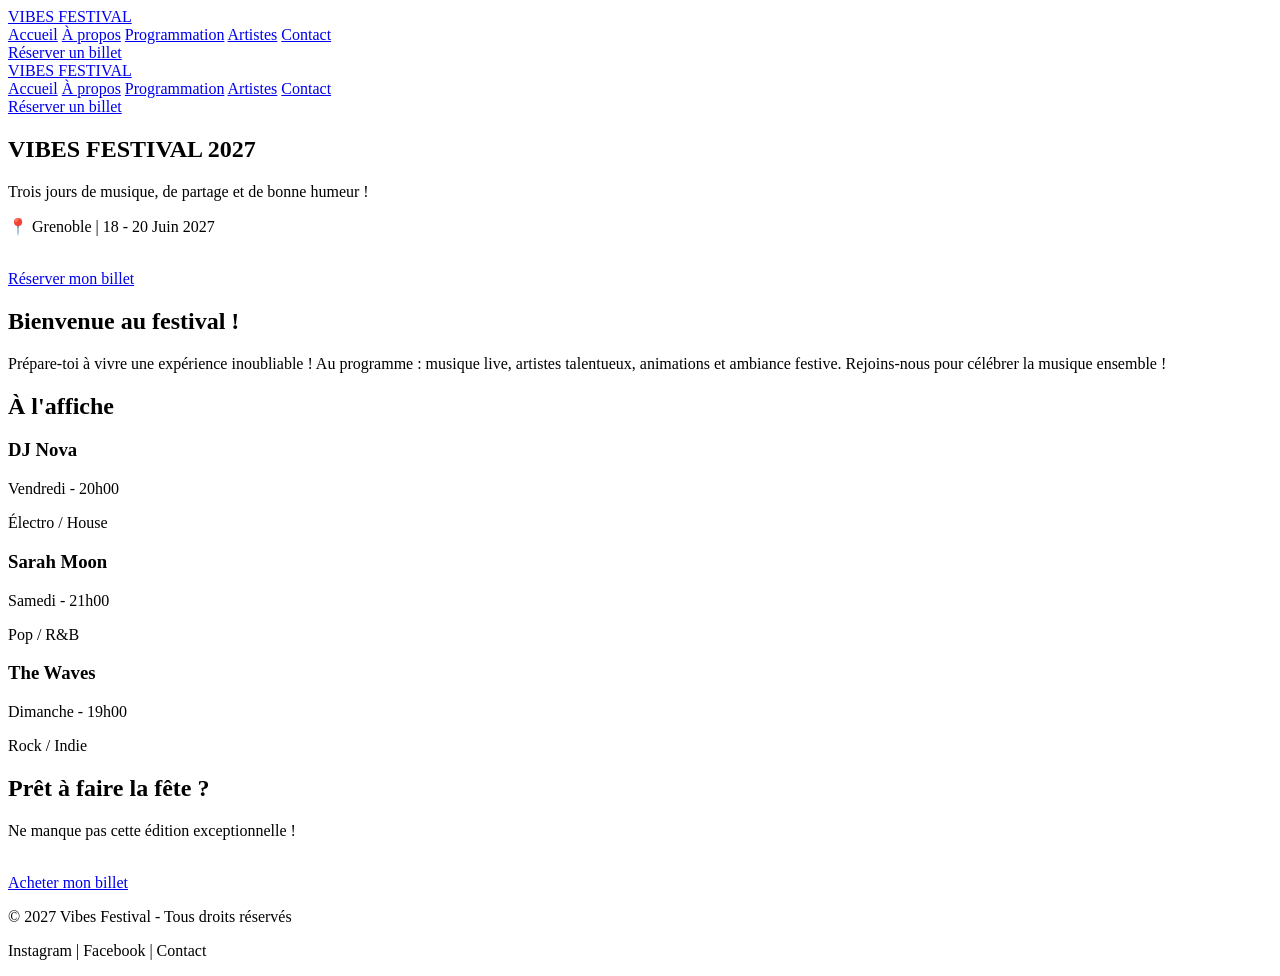
<file: index.html>
<!DOCTYPE html>
<html lang="fr">
    <header>

        <!-- Logo -->
        <a href="#" class="logo">VIBES FESTIVAL</a>

        <!-- Navigation -->
        <nav>
            <a href="#">Accueil</a>
            <a href="#">À propos</a>
            <a href="#">Programmation</a>
            <a href="#">Artistes</a>
            <a href="#">Contact</a>
        </nav>

        <!-- Bouton -->
        <a href="#" class="btn">Réserver un billet</a>

    </header>
<body>

       <header>

        <!-- Logo -->
        <a href="#" class="logo">VIBES FESTIVAL</a>

        <!-- Navigation -->
        <nav>
            <a href="#">Accueil</a>
            <a href="#">À propos</a>
            <a href="#">Programmation</a>
            <a href="#">Artistes</a>
            <a href="#">Contact</a>
        </nav>

        <!-- Bouton -->
        <a href="#" class="btn">Réserver un billet</a>

    </header>

    <section class="hero" id="accueil">
        <h1>VIBES FESTIVAL 2027</h1>
        <p>Trois jours de musique, de partage et de bonne humeur !</p>
        <p>📍 Grenoble | 18 - 20 Juin 2027</p>
        <br>
        <a href="#billets" class="btn">Réserver mon billet</a>
    </section>

    <section class="section" id="festival">
        <h2>Bienvenue au festival !</h2>
        <p>
            Prépare-toi à vivre une expérience inoubliable !
            Au programme : musique live, artistes talentueux,
            animations et ambiance festive.
            Rejoins-nous pour célébrer la musique ensemble !
        </p>
    </section>

    <section class="section" id="programmation">
        <h2>À l'affiche</h2>

        <div class="artists">
            <div class="artist">
                <h3>DJ Nova</h3>
                <p>Vendredi - 20h00</p>
                <p>Électro / House</p>
            </div>

            <div class="artist">
                <h3>Sarah Moon</h3>
                <p>Samedi - 21h00</p>
                <p>Pop / R&B</p>
            </div>

            <div class="artist">
                <h3>The Waves</h3>
                <p>Dimanche - 19h00</p>
                <p>Rock / Indie</p>
            </div>
        </div>
    </section>

    <section class="section" id="billets">
        <h2>Prêt à faire la fête ?</h2>
        <p>Ne manque pas cette édition exceptionnelle !</p>
        <br>
        <a href="mailto:contact@vibesfestival.fr" class="btn">
            Acheter mon billet
        </a>
    </section>

    <footer>
        <p>© 2027 Vibes Festival - Tous droits réservés</p>
        <p>Instagram | Facebook | Contact</p>
    </footer>

</body>
</html>
</file>
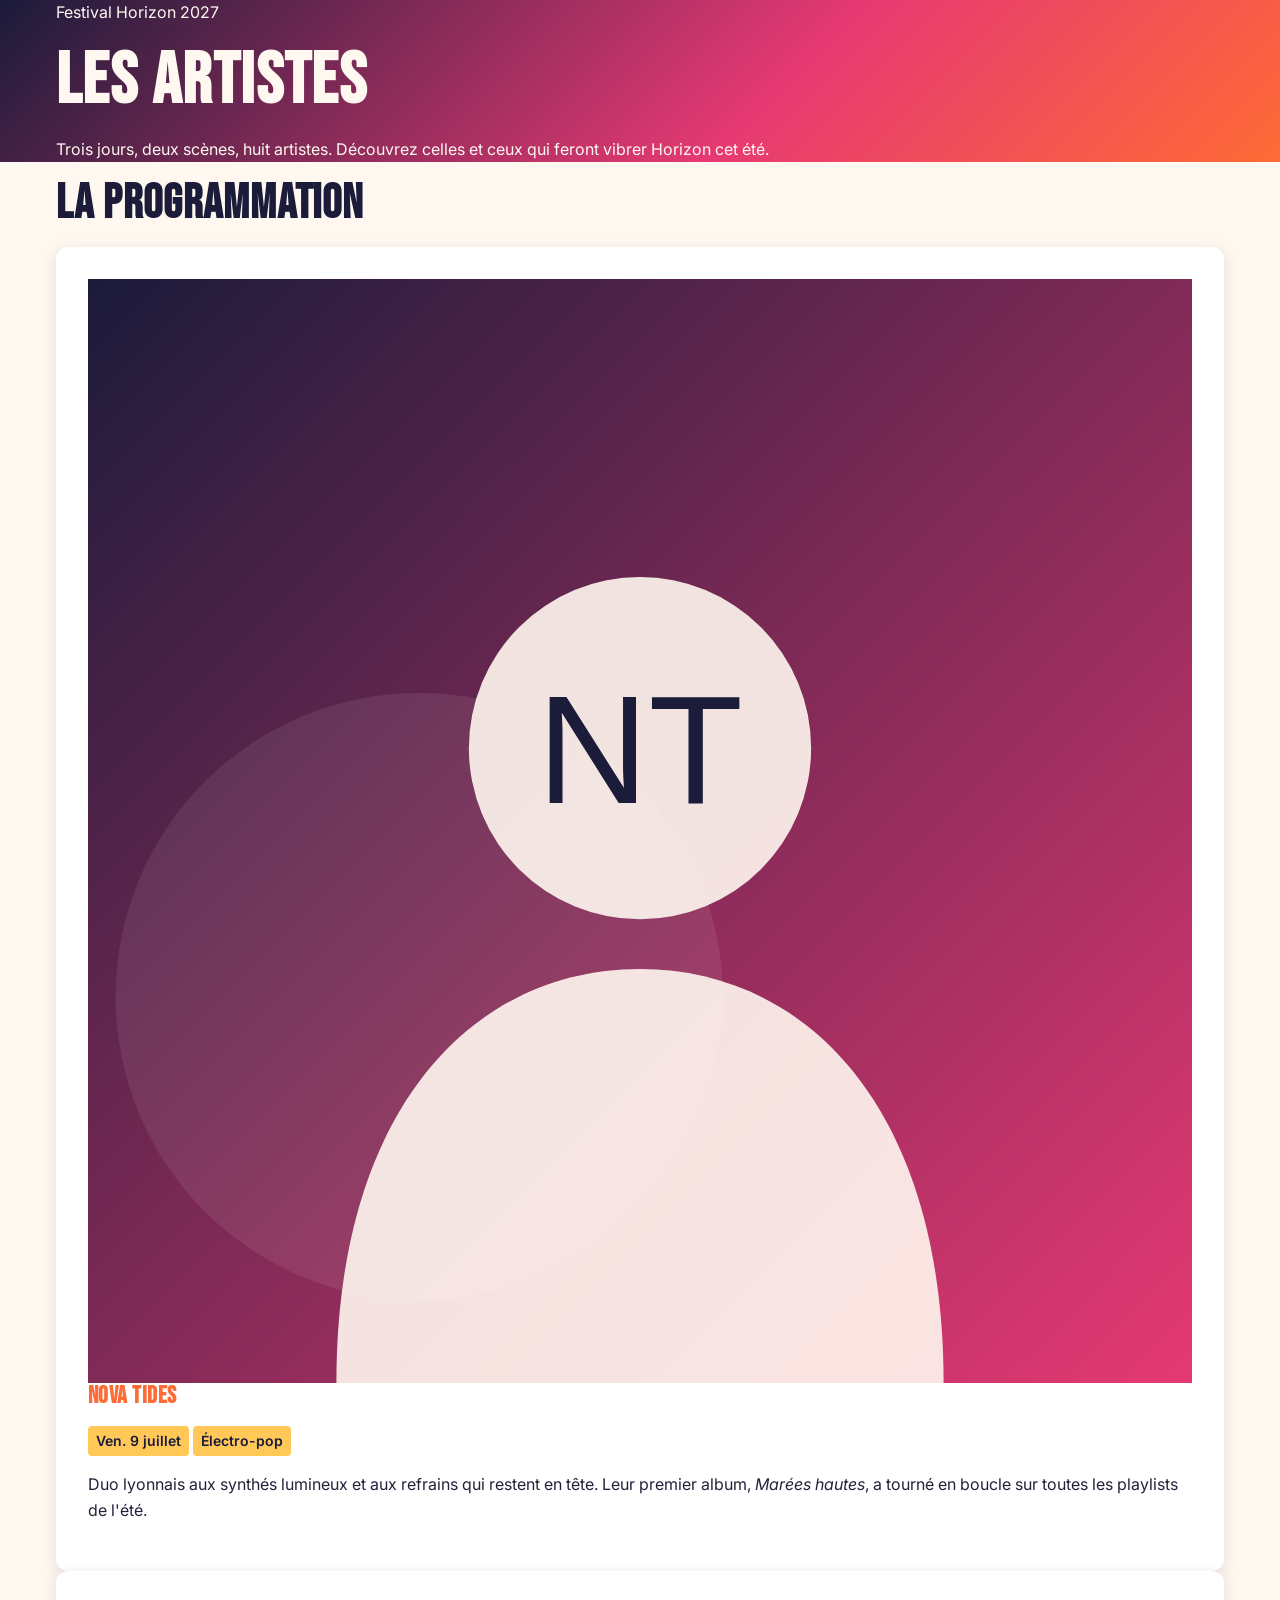
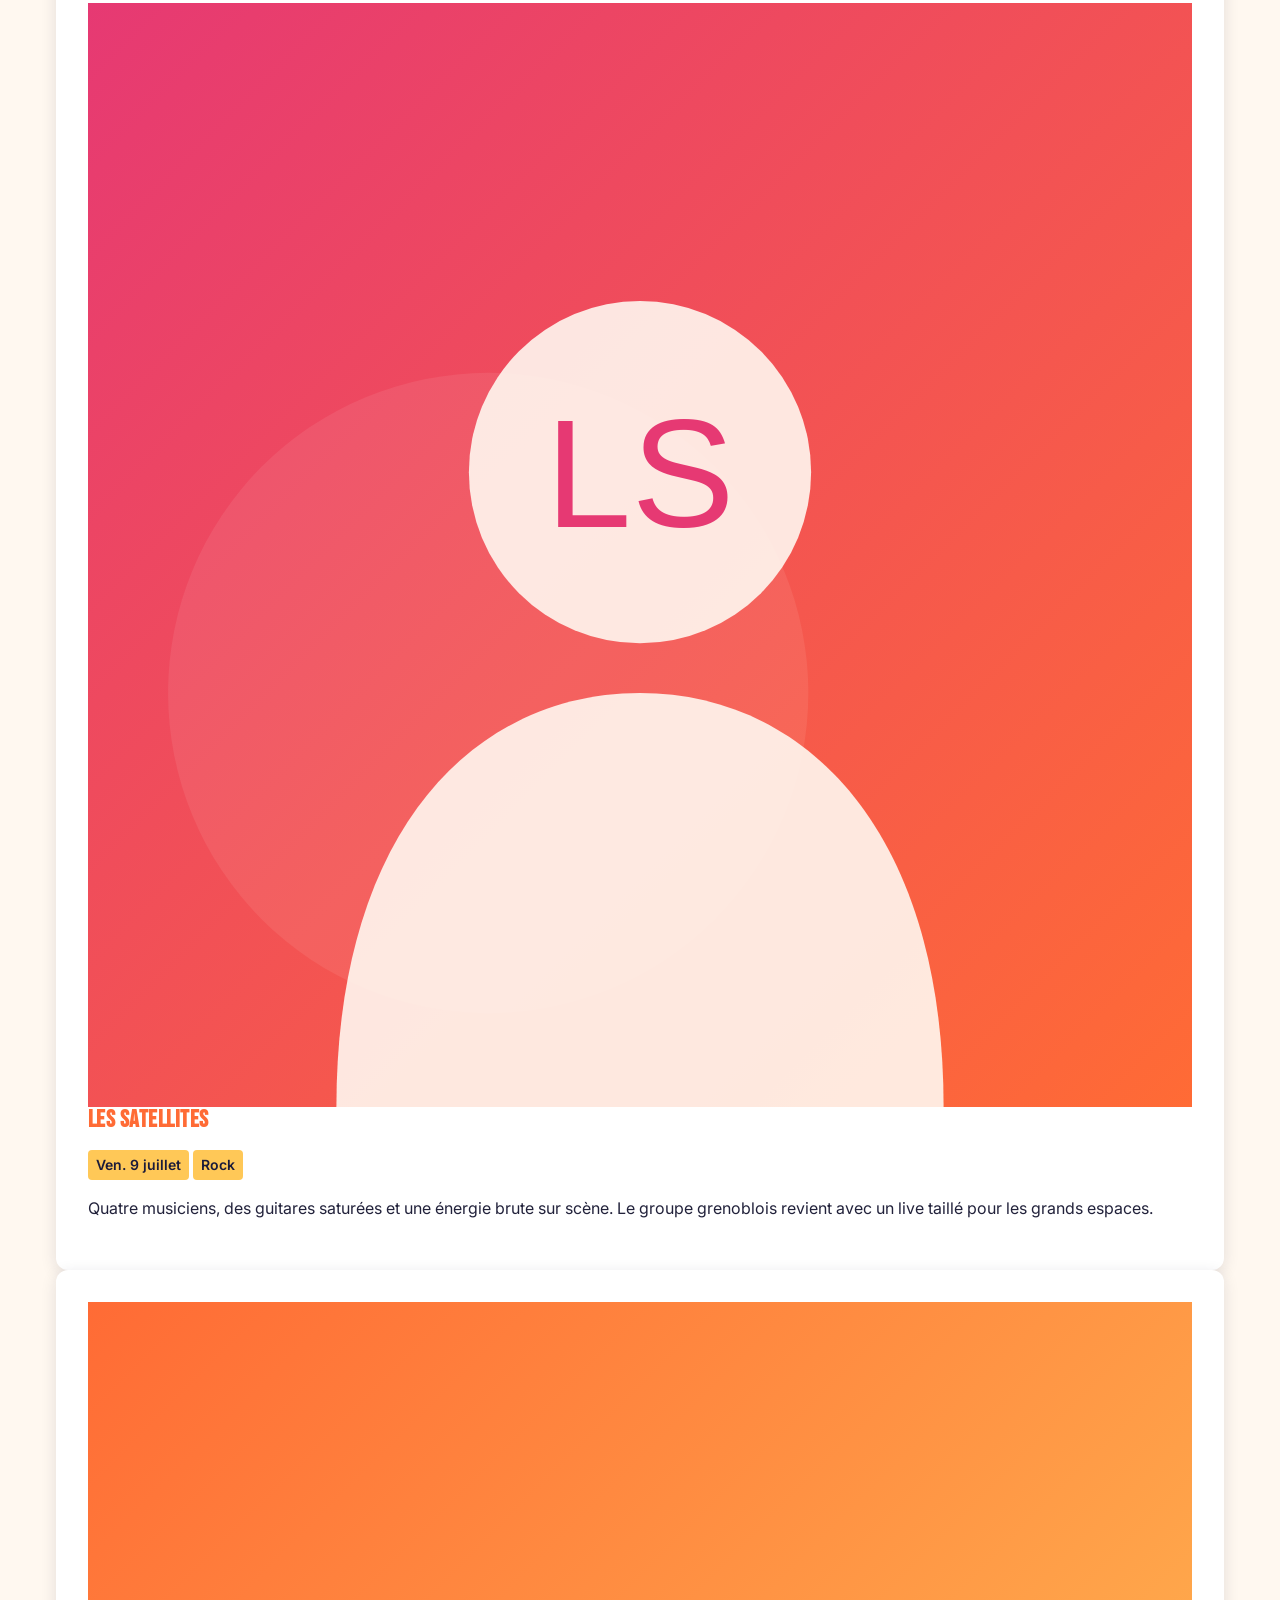
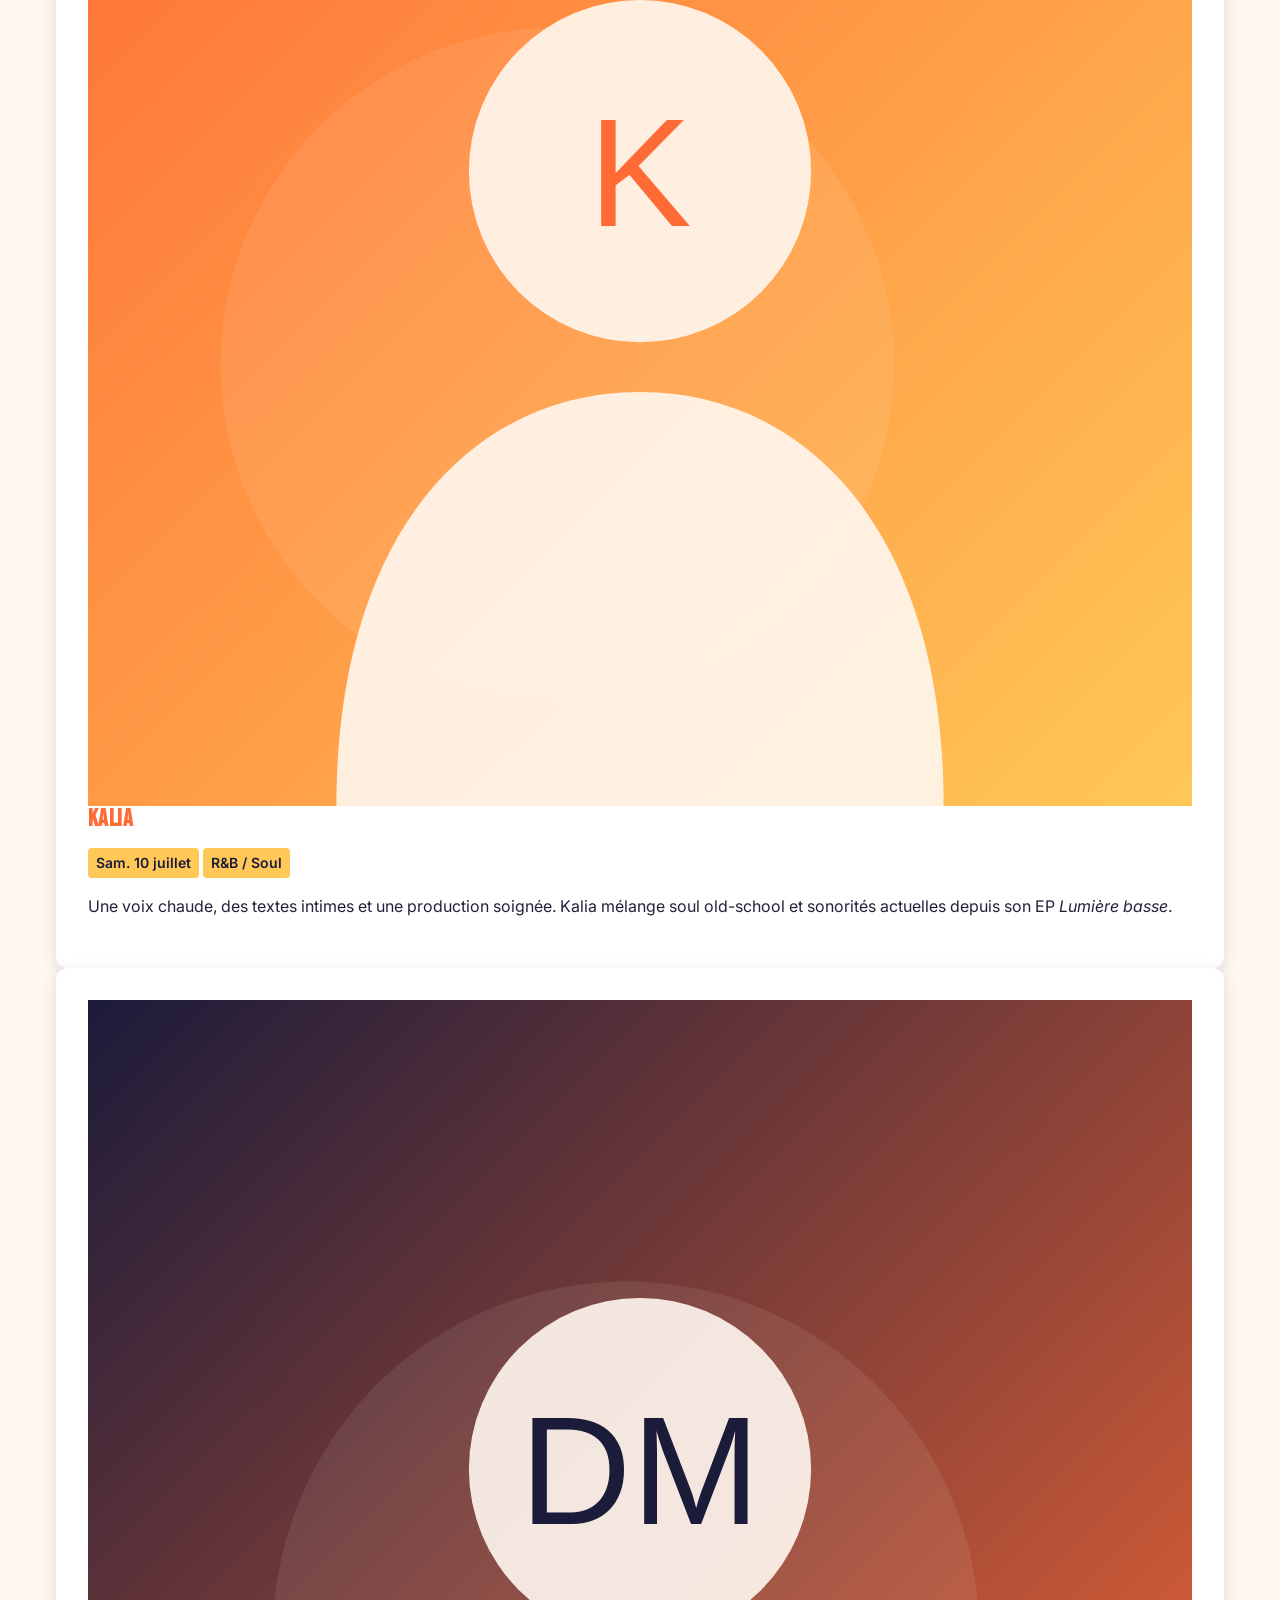
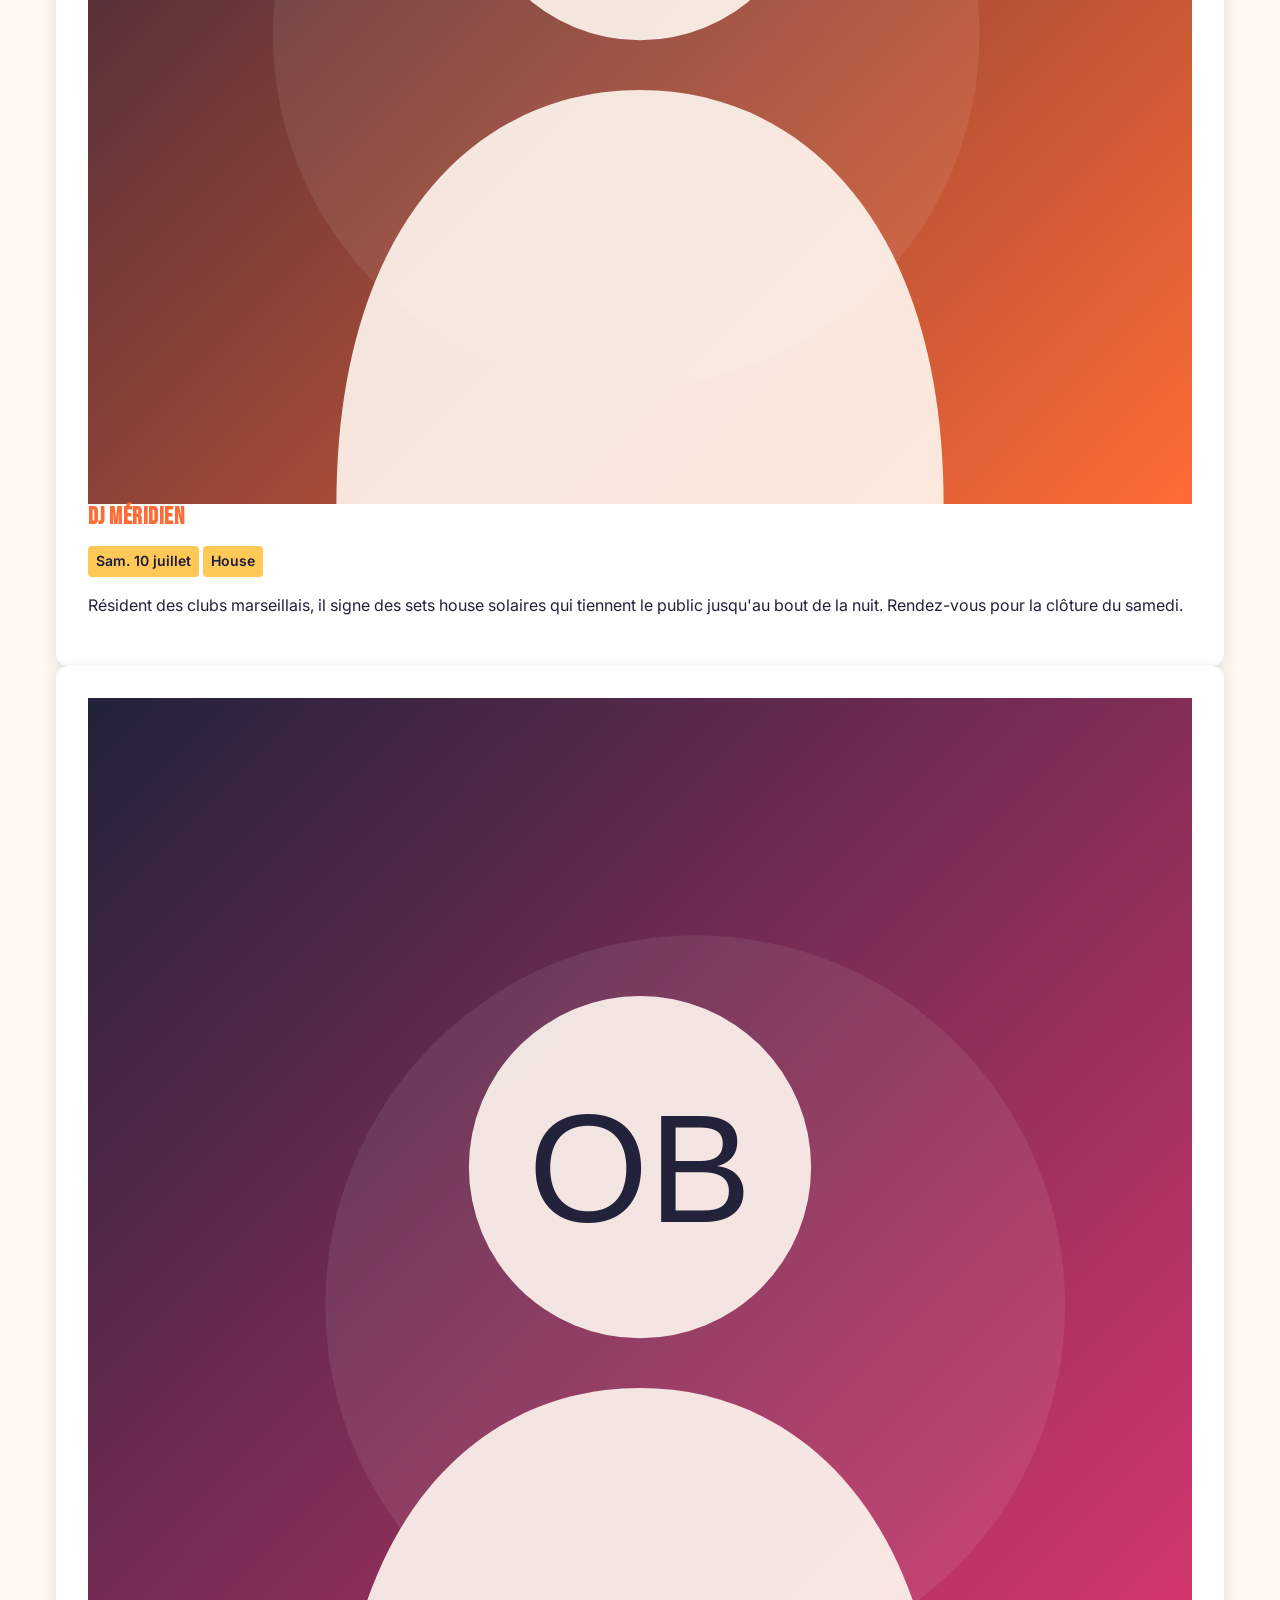
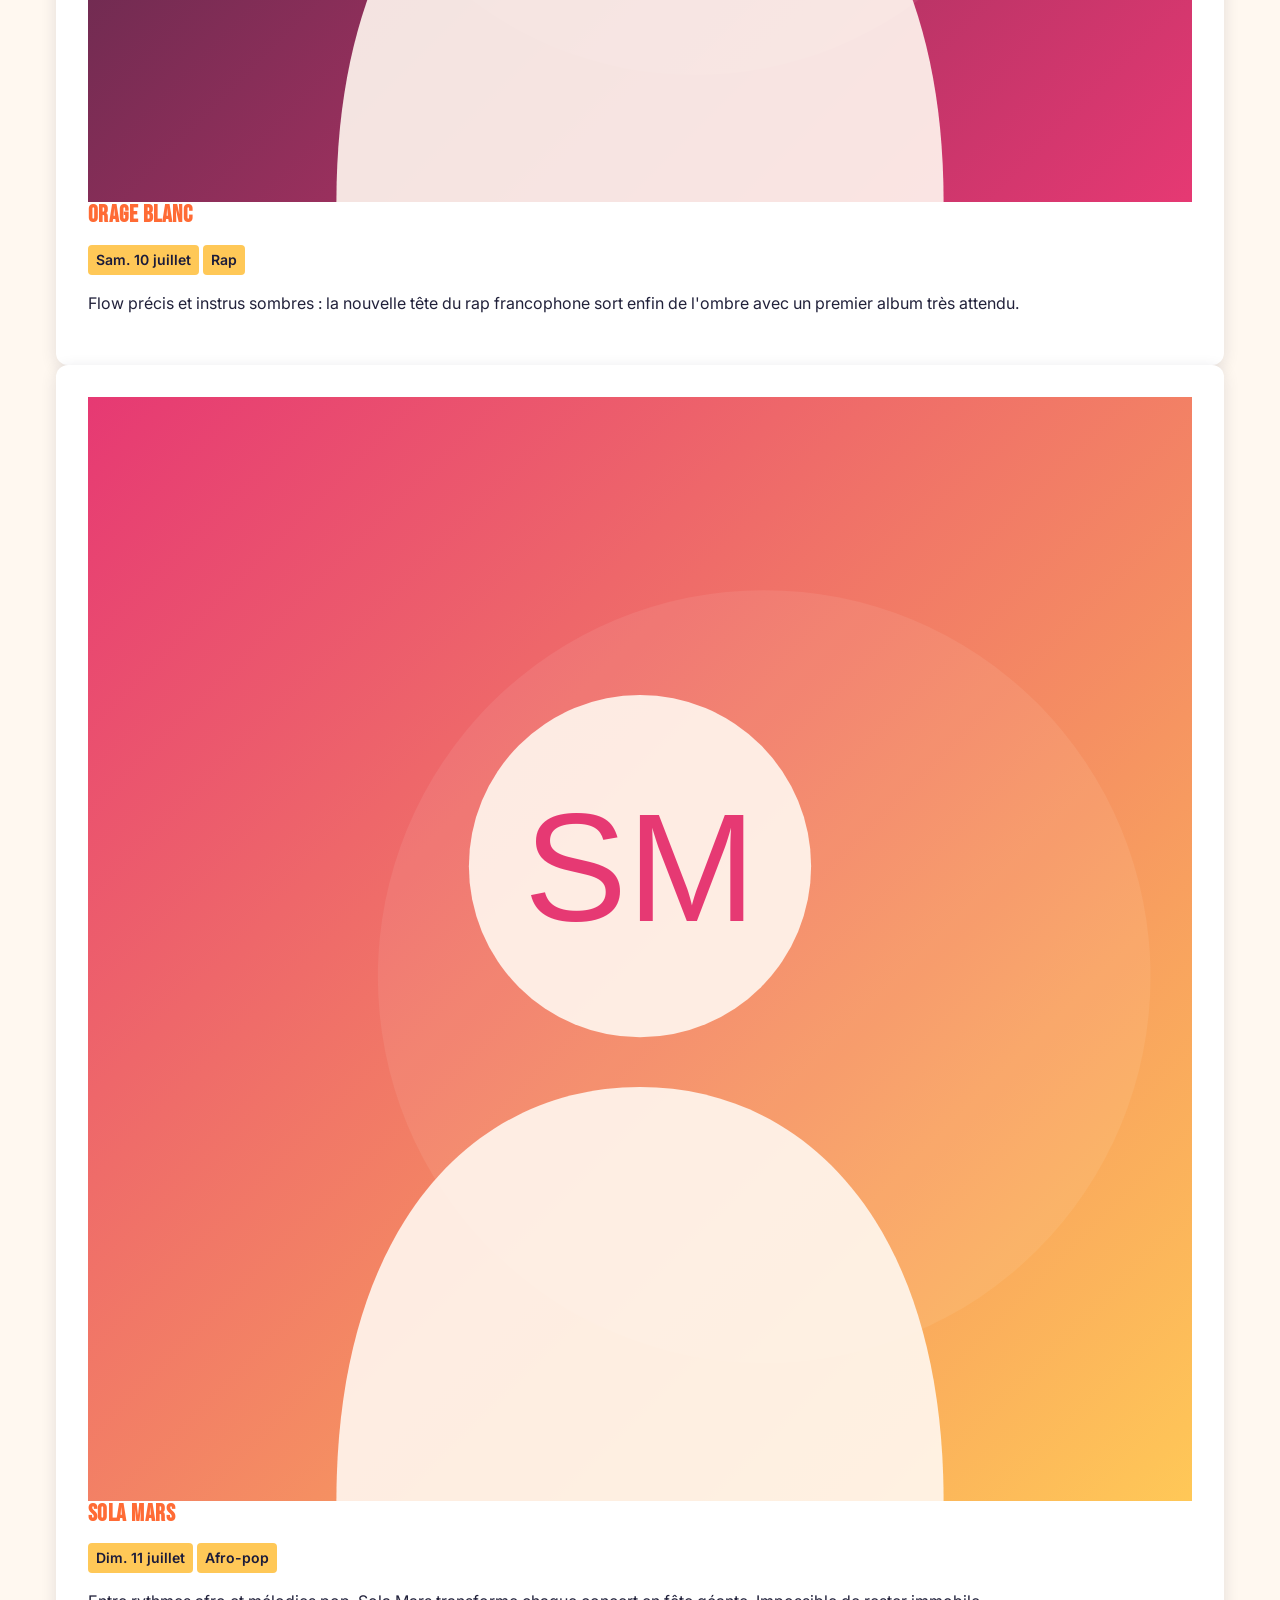
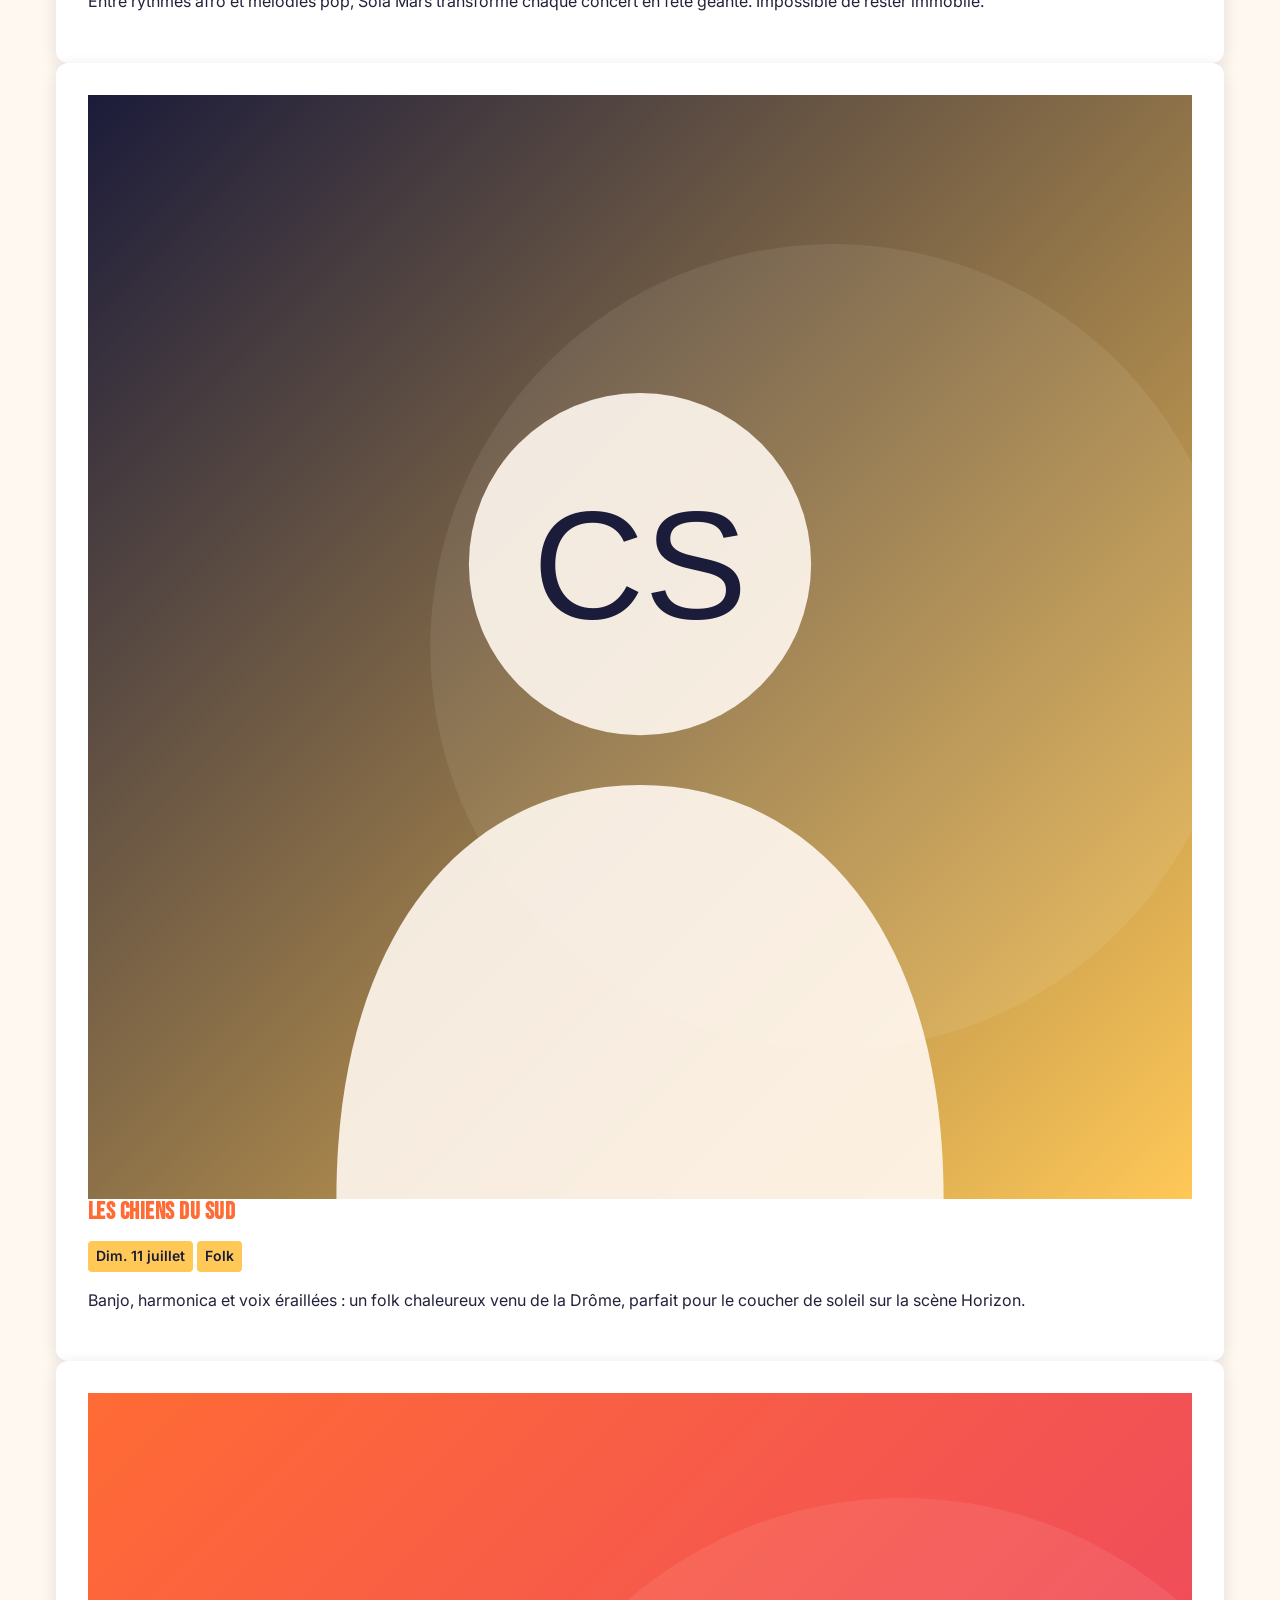
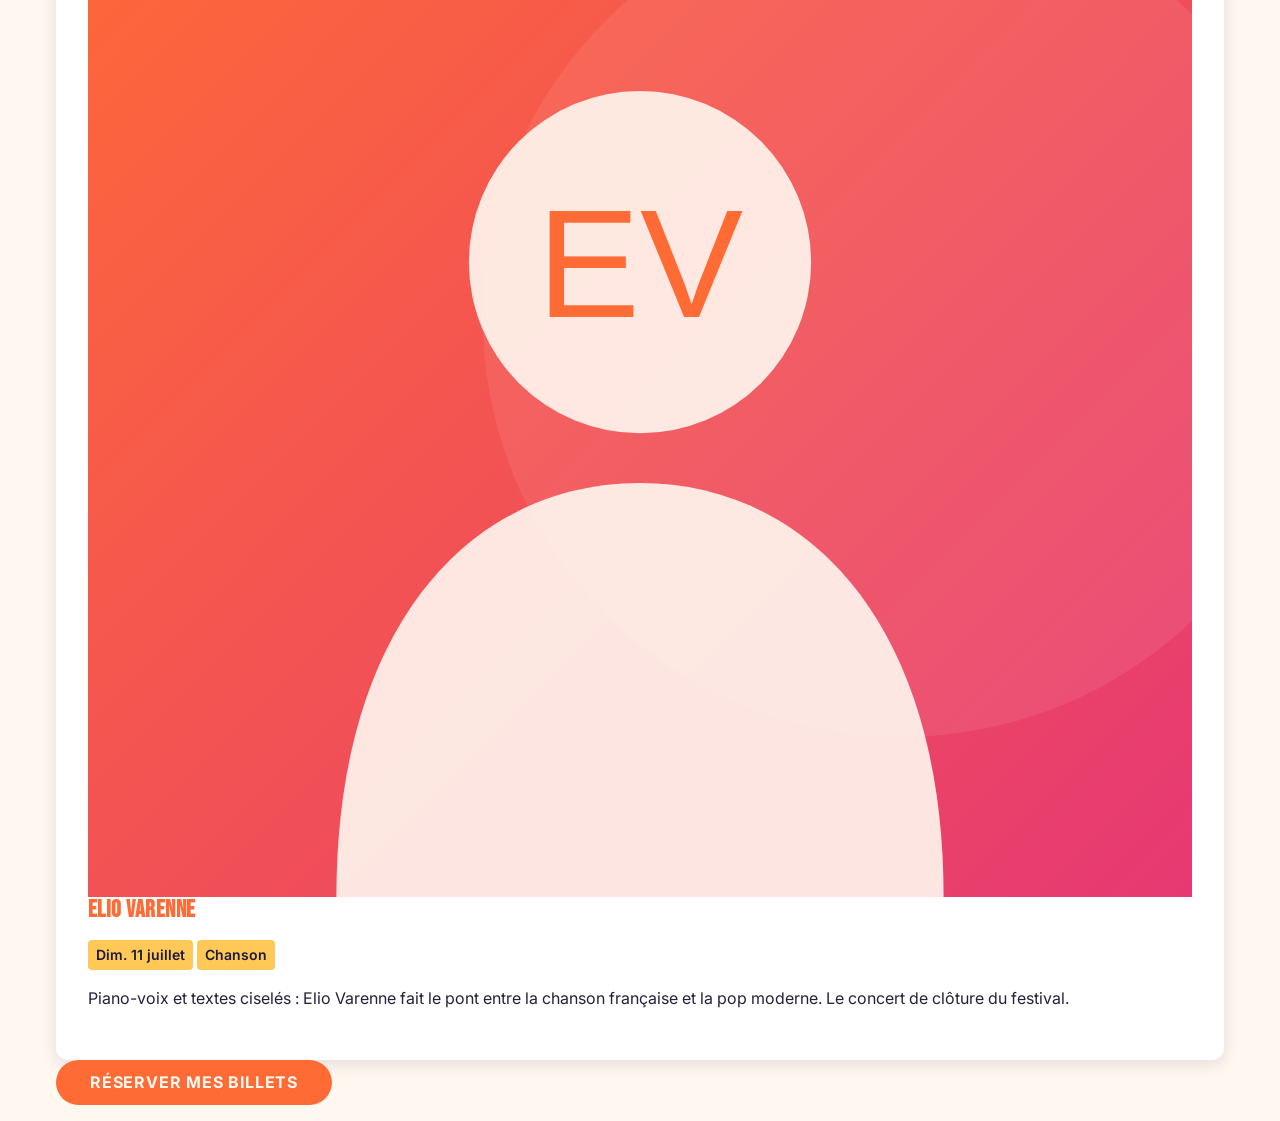
<file: artistes.html>
<!DOCTYPE html>
<html lang="fr">
<head>
  <meta charset="UTF-8">
  <meta name="viewport" content="width=device-width, initial-scale=1.0">
  <title>Les artistes — Festival Horizon 2027</title>
  <link rel="stylesheet" href="style.css">
</head>
<body>

  <!-- Bandeau d'en-tête de la page Artistes -->
  <header class="section-dark artistes-hero">
    <div class="container">
      <p class="artistes-hero__surtitre">Festival Horizon 2027</p>
      <h1>Les artistes</h1>
      <p class="artistes-hero__intro">
        Trois jours, deux scènes, huit artistes. Découvrez celles et ceux qui feront vibrer Horizon cet été.
      </p>
    </div>
  </header>

  <main class="container artistes">

    <h2>La programmation</h2>

    <div class="artistes-grille">

      <article class="card artiste">
        <img class="artiste__photo" src="images/artistes/nova-tides.svg" alt="Photo de Nova Tides">
        <div class="artiste__corps">
          <h3>Nova Tides</h3>
          <p class="artiste__badges"><span class="badge">Ven. 9 juillet</span> <span class="badge">Électro-pop</span></p>
          <p>Duo lyonnais aux synthés lumineux et aux refrains qui restent en tête. Leur premier album, <em>Marées hautes</em>, a tourné en boucle sur toutes les playlists de l'été.</p>
        </div>
      </article>

      <article class="card artiste">
        <img class="artiste__photo" src="images/artistes/les-satellites.svg" alt="Photo des Satellites">
        <div class="artiste__corps">
          <h3>Les Satellites</h3>
          <p class="artiste__badges"><span class="badge">Ven. 9 juillet</span> <span class="badge">Rock</span></p>
          <p>Quatre musiciens, des guitares saturées et une énergie brute sur scène. Le groupe grenoblois revient avec un live taillé pour les grands espaces.</p>
        </div>
      </article>

      <article class="card artiste">
        <img class="artiste__photo" src="images/artistes/kalia.svg" alt="Photo de Kalia">
        <div class="artiste__corps">
          <h3>Kalia</h3>
          <p class="artiste__badges"><span class="badge">Sam. 10 juillet</span> <span class="badge">R&amp;B / Soul</span></p>
          <p>Une voix chaude, des textes intimes et une production soignée. Kalia mélange soul old-school et sonorités actuelles depuis son EP <em>Lumière basse</em>.</p>
        </div>
      </article>

      <article class="card artiste">
        <img class="artiste__photo" src="images/artistes/dj-meridien.svg" alt="Photo de DJ Méridien">
        <div class="artiste__corps">
          <h3>DJ Méridien</h3>
          <p class="artiste__badges"><span class="badge">Sam. 10 juillet</span> <span class="badge">House</span></p>
          <p>Résident des clubs marseillais, il signe des sets house solaires qui tiennent le public jusqu'au bout de la nuit. Rendez-vous pour la clôture du samedi.</p>
        </div>
      </article>

      <article class="card artiste">
        <img class="artiste__photo" src="images/artistes/orage-blanc.svg" alt="Photo d'Orage Blanc">
        <div class="artiste__corps">
          <h3>Orage Blanc</h3>
          <p class="artiste__badges"><span class="badge">Sam. 10 juillet</span> <span class="badge">Rap</span></p>
          <p>Flow précis et instrus sombres : la nouvelle tête du rap francophone sort enfin de l'ombre avec un premier album très attendu.</p>
        </div>
      </article>

      <article class="card artiste">
        <img class="artiste__photo" src="images/artistes/sola-mars.svg" alt="Photo de Sola Mars">
        <div class="artiste__corps">
          <h3>Sola Mars</h3>
          <p class="artiste__badges"><span class="badge">Dim. 11 juillet</span> <span class="badge">Afro-pop</span></p>
          <p>Entre rythmes afro et mélodies pop, Sola Mars transforme chaque concert en fête géante. Impossible de rester immobile.</p>
        </div>
      </article>

      <article class="card artiste">
        <img class="artiste__photo" src="images/artistes/les-chiens-du-sud.svg" alt="Photo des Chiens du Sud">
        <div class="artiste__corps">
          <h3>Les Chiens du Sud</h3>
          <p class="artiste__badges"><span class="badge">Dim. 11 juillet</span> <span class="badge">Folk</span></p>
          <p>Banjo, harmonica et voix éraillées : un folk chaleureux venu de la Drôme, parfait pour le coucher de soleil sur la scène Horizon.</p>
        </div>
      </article>

      <article class="card artiste">
        <img class="artiste__photo" src="images/artistes/elio-varenne.svg" alt="Photo d'Elio Varenne">
        <div class="artiste__corps">
          <h3>Elio Varenne</h3>
          <p class="artiste__badges"><span class="badge">Dim. 11 juillet</span> <span class="badge">Chanson</span></p>
          <p>Piano-voix et textes ciselés : Elio Varenne fait le pont entre la chanson française et la pop moderne. Le concert de clôture du festival.</p>
        </div>
      </article>

    </div>

    <p class="artistes-cta">
      <a class="btn btn-primary" href="#">Réserver mes billets</a>
    </p>

  </main>

</body>
</html>
</file>
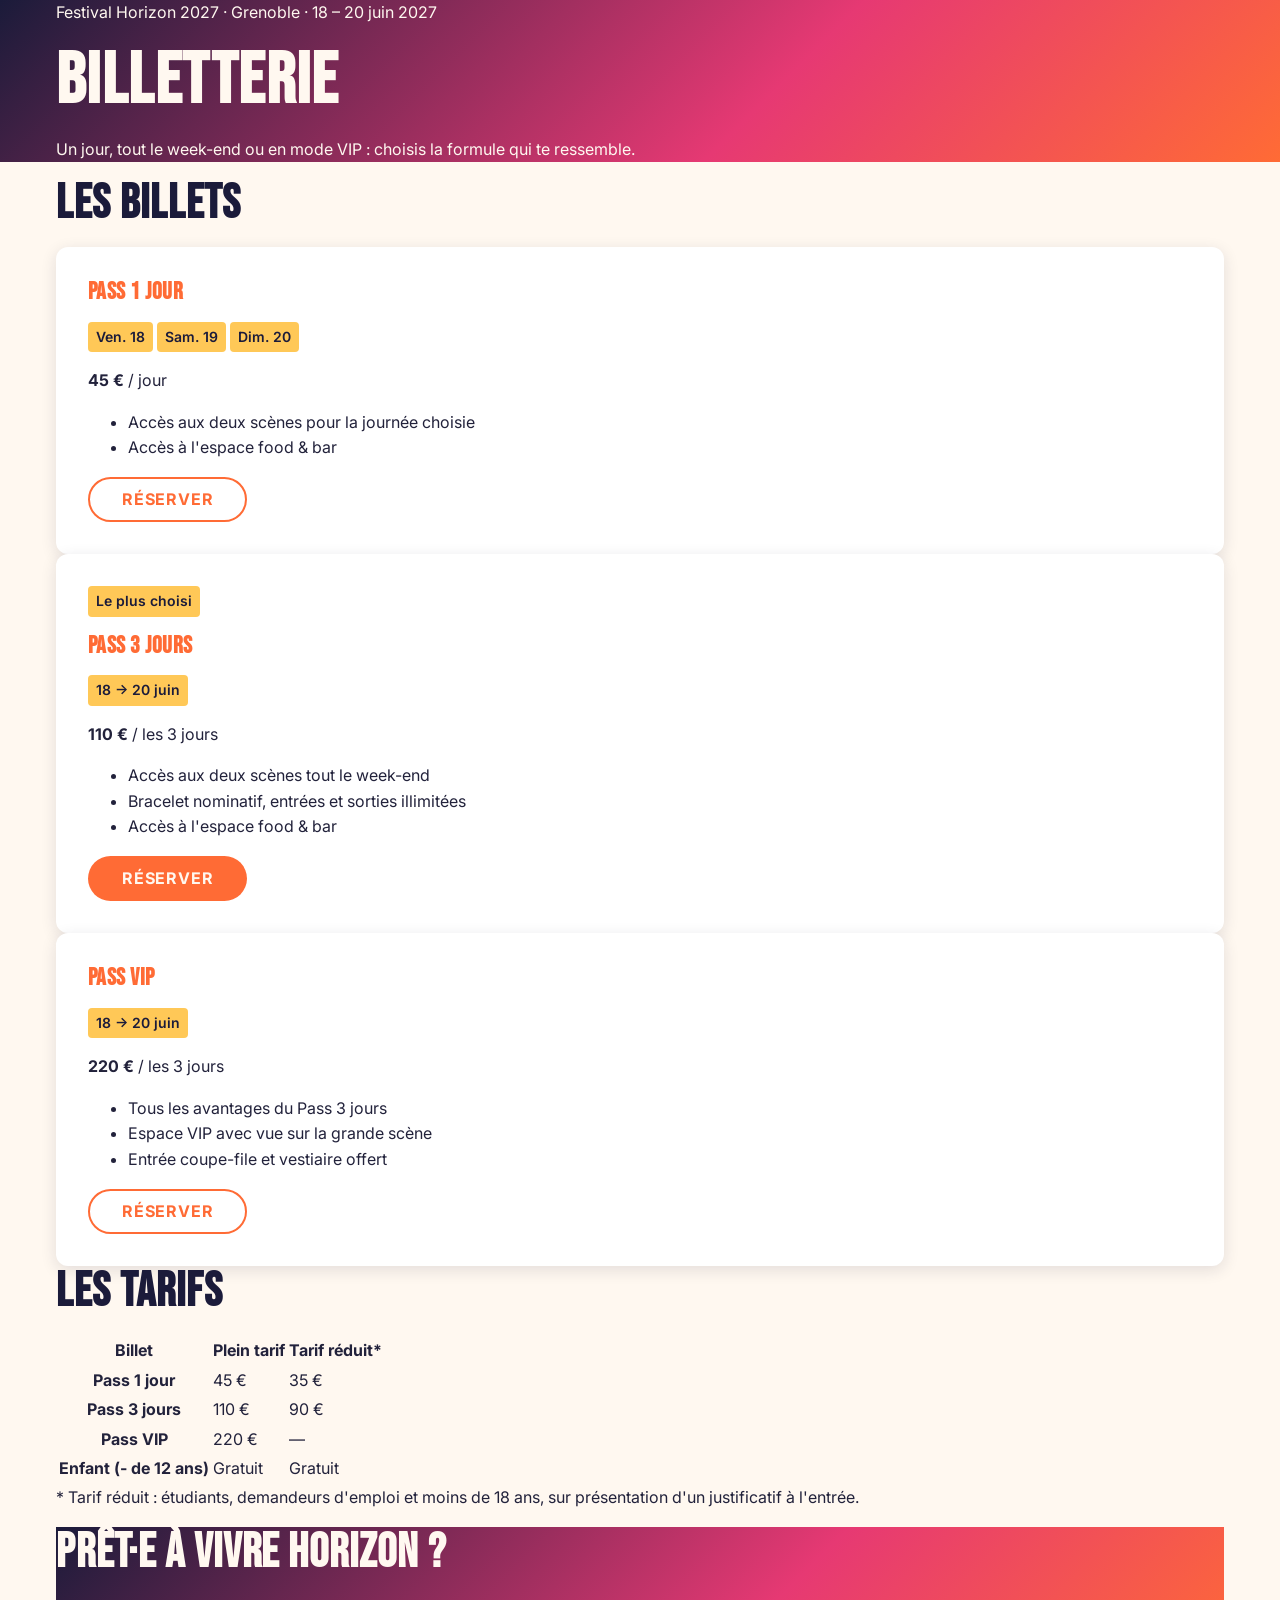
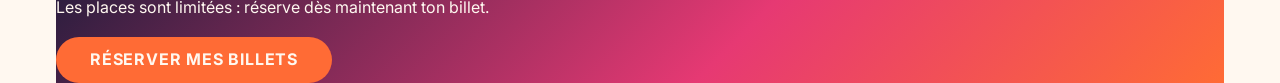
<file: billetterie.html>
<!DOCTYPE html>
<html lang="fr">
<head>
  <meta charset="UTF-8">
  <meta name="viewport" content="width=device-width, initial-scale=1.0">
  <title>Billetterie — Festival Horizon 2027</title>
  <link rel="stylesheet" href="style.css">
</head>
<body>

  <!-- Bandeau d'en-tête de la page Billetterie -->
  <header class="section-dark billetterie-hero">
    <div class="container">
      <p class="billetterie-hero__surtitre">Festival Horizon 2027 · Grenoble · 18 – 20 juin 2027</p>
      <h1>Billetterie</h1>
      <p class="billetterie-hero__intro">
        Un jour, tout le week-end ou en mode VIP : choisis la formule qui te ressemble.
      </p>
    </div>
  </header>

  <main class="container billetterie" id="billets">

    <!-- Les différents billets -->
    <section class="billetterie-offres">
      <h2>Les billets</h2>

      <div class="billetterie-grille">

        <article class="card billet">
          <h3>Pass 1 jour</h3>
          <p class="billet__dates"><span class="badge">Ven. 18</span> <span class="badge">Sam. 19</span> <span class="badge">Dim. 20</span></p>
          <p class="billet__prix"><strong>45 €</strong> <span class="billet__unite">/ jour</span></p>
          <ul class="billet__inclus">
            <li>Accès aux deux scènes pour la journée choisie</li>
            <li>Accès à l'espace food &amp; bar</li>
          </ul>
          <a class="btn btn-secondary" href="#reservation">Réserver</a>
        </article>

        <article class="card billet billet--populaire">
          <p class="billet__etiquette"><span class="badge">Le plus choisi</span></p>
          <h3>Pass 3 jours</h3>
          <p class="billet__dates"><span class="badge">18 → 20 juin</span></p>
          <p class="billet__prix"><strong>110 €</strong> <span class="billet__unite">/ les 3 jours</span></p>
          <ul class="billet__inclus">
            <li>Accès aux deux scènes tout le week-end</li>
            <li>Bracelet nominatif, entrées et sorties illimitées</li>
            <li>Accès à l'espace food &amp; bar</li>
          </ul>
          <a class="btn btn-primary" href="#reservation">Réserver</a>
        </article>

        <article class="card billet">
          <h3>Pass VIP</h3>
          <p class="billet__dates"><span class="badge">18 → 20 juin</span></p>
          <p class="billet__prix"><strong>220 €</strong> <span class="billet__unite">/ les 3 jours</span></p>
          <ul class="billet__inclus">
            <li>Tous les avantages du Pass 3 jours</li>
            <li>Espace VIP avec vue sur la grande scène</li>
            <li>Entrée coupe-file et vestiaire offert</li>
          </ul>
          <a class="btn btn-secondary" href="#reservation">Réserver</a>
        </article>

      </div>
    </section>

    <!-- Tableau récapitulatif des tarifs -->
    <section class="billetterie-tarifs">
      <h2>Les tarifs</h2>

      <table class="tarifs">
        <thead>
          <tr>
            <th scope="col">Billet</th>
            <th scope="col">Plein tarif</th>
            <th scope="col">Tarif réduit*</th>
          </tr>
        </thead>
        <tbody>
          <tr>
            <th scope="row">Pass 1 jour</th>
            <td>45 €</td>
            <td>35 €</td>
          </tr>
          <tr>
            <th scope="row">Pass 3 jours</th>
            <td>110 €</td>
            <td>90 €</td>
          </tr>
          <tr>
            <th scope="row">Pass VIP</th>
            <td>220 €</td>
            <td>—</td>
          </tr>
          <tr>
            <th scope="row">Enfant (- de 12 ans)</th>
            <td>Gratuit</td>
            <td>Gratuit</td>
          </tr>
        </tbody>
      </table>

      <p class="tarifs__note">
        * Tarif réduit : étudiants, demandeurs d'emploi et moins de 18 ans, sur présentation d'un justificatif à l'entrée.
      </p>
    </section>

    <!-- Bouton de réservation -->
    <section class="section-dark billetterie-reservation" id="reservation">
      <h2>Prêt·e à vivre Horizon ?</h2>
      <p>Les places sont limitées : réserve dès maintenant ton billet.</p>
      <a class="btn btn-primary" href="mailto:billetterie@festival-horizon.fr?subject=R%C3%A9servation%20Festival%20Horizon%202027">Réserver mes billets</a>
    </section>

  </main>

</body>
</html>
</file>
<file: style.css>
/* ==========================================================================
   Festival Horizon 2027 — Charte graphique
   Variables globales (couleurs, typographies, espacements) + styles de base.
   Toutes les sections du site doivent utiliser ces variables.
   ========================================================================== */

@import url("https://fonts.googleapis.com/css2?family=Bebas+Neue&family=Inter:wght@400;600;700&display=swap");

:root {
  /* ---- Couleurs principales ---- */
  --color-night: #1b1b3a;      /* Bleu nuit — fonds sombres, header, footer */
  --color-sunset: #ff6b35;     /* Orange coucher de soleil — couleur d'accent principale */
  --color-magenta: #e63973;    /* Magenta — accent secondaire, survols */
  --color-gold: #ffc857;       /* Or — mises en avant, badges, dates */
  --color-cream: #fff8f0;      /* Crème — fond clair des pages */

  /* ---- Couleurs neutres ---- */
  --color-text: #22223b;       /* Texte principal sur fond clair */
  --color-text-light: #fff8f0; /* Texte sur fond sombre */
  --color-muted: #6c6c80;      /* Texte secondaire, légendes */
  --color-border: #e4dcd2;     /* Bordures, séparateurs */

  /* ---- Dégradé signature "Horizon" ---- */
  --gradient-horizon: linear-gradient(135deg, var(--color-night) 0%, var(--color-magenta) 60%, var(--color-sunset) 100%);

  /* ---- Typographies ---- */
  --font-title: "Bebas Neue", Impact, "Arial Narrow", sans-serif;
  --font-body: "Inter", system-ui, -apple-system, "Segoe UI", Roboto, sans-serif;

  --fs-h1: clamp(2.5rem, 6vw, 4.5rem);
  --fs-h2: clamp(2rem, 4vw, 3rem);
  --fs-h3: 1.5rem;
  --fs-body: 1rem;
  --fs-small: 0.875rem;

  --lh-title: 1.1;
  --lh-body: 1.6;

  /* ---- Espacements ---- */
  --space-xs: 0.25rem;
  --space-sm: 0.5rem;
  --space-md: 1rem;
  --space-lg: 2rem;
  --space-xl: 4rem;

  /* ---- Formes & effets ---- */
  --radius-sm: 4px;
  --radius-md: 12px;
  --radius-pill: 999px;
  --shadow-card: 0 4px 16px rgba(27, 27, 58, 0.12);
  --transition: 0.2s ease-in-out;

  /* ---- Mise en page ---- */
  --container-width: 1200px;
}

/* ==========================================================================
   Styles de base
   ========================================================================== */

*,
*::before,
*::after {
  box-sizing: border-box;
}

body {
  margin: 0;
  font-family: var(--font-body);
  font-size: var(--fs-body);
  line-height: var(--lh-body);
  color: var(--color-text);
  background-color: var(--color-cream);
}

h1,
h2,
h3 {
  font-family: var(--font-title);
  line-height: var(--lh-title);
  letter-spacing: 0.02em;
  margin: 0 0 var(--space-md);
}

h1 { font-size: var(--fs-h1); }
h2 { font-size: var(--fs-h2); color: var(--color-night); }
h3 { font-size: var(--fs-h3); color: var(--color-sunset); }

p {
  margin: 0 0 var(--space-md);
}

a {
  color: var(--color-sunset);
  text-decoration: none;
  transition: color var(--transition);
}

a:hover,
a:focus {
  color: var(--color-magenta);
  text-decoration: underline;
}

img {
  max-width: 100%;
  height: auto;
  display: block;
}

.container {
  width: 100%;
  max-width: var(--container-width);
  margin: 0 auto;
  padding: 0 var(--space-md);
}

/* ==========================================================================
   Composants réutilisables
   ========================================================================== */

/* Boutons */
.btn {
  display: inline-block;
  padding: var(--space-sm) var(--space-lg);
  font-family: var(--font-body);
  font-weight: 700;
  text-transform: uppercase;
  letter-spacing: 0.05em;
  border: 2px solid transparent;
  border-radius: var(--radius-pill);
  cursor: pointer;
  transition: background-color var(--transition), color var(--transition), border-color var(--transition);
}

.btn-primary {
  background-color: var(--color-sunset);
  color: var(--color-text-light);
}

.btn-primary:hover {
  background-color: var(--color-magenta);
  color: var(--color-text-light);
  text-decoration: none;
}

.btn-secondary {
  background-color: transparent;
  color: var(--color-sunset);
  border-color: var(--color-sunset);
}

.btn-secondary:hover {
  background-color: var(--color-sunset);
  color: var(--color-text-light);
  text-decoration: none;
}

/* Cartes (artistes, programme…) */
.card {
  background-color: #fff;
  border-radius: var(--radius-md);
  box-shadow: var(--shadow-card);
  padding: var(--space-lg);
}

/* Badge (dates, genres…) */
.badge {
  display: inline-block;
  padding: var(--space-xs) var(--space-sm);
  font-size: var(--fs-small);
  font-weight: 600;
  background-color: var(--color-gold);
  color: var(--color-night);
  border-radius: var(--radius-sm);
}

/* Section sombre (header, footer, bandeaux) */
.section-dark {
  background: var(--gradient-horizon);
  color: var(--color-text-light);
}

.section-dark h1,
.section-dark h2 {
  color: var(--color-text-light);
}
</file>
